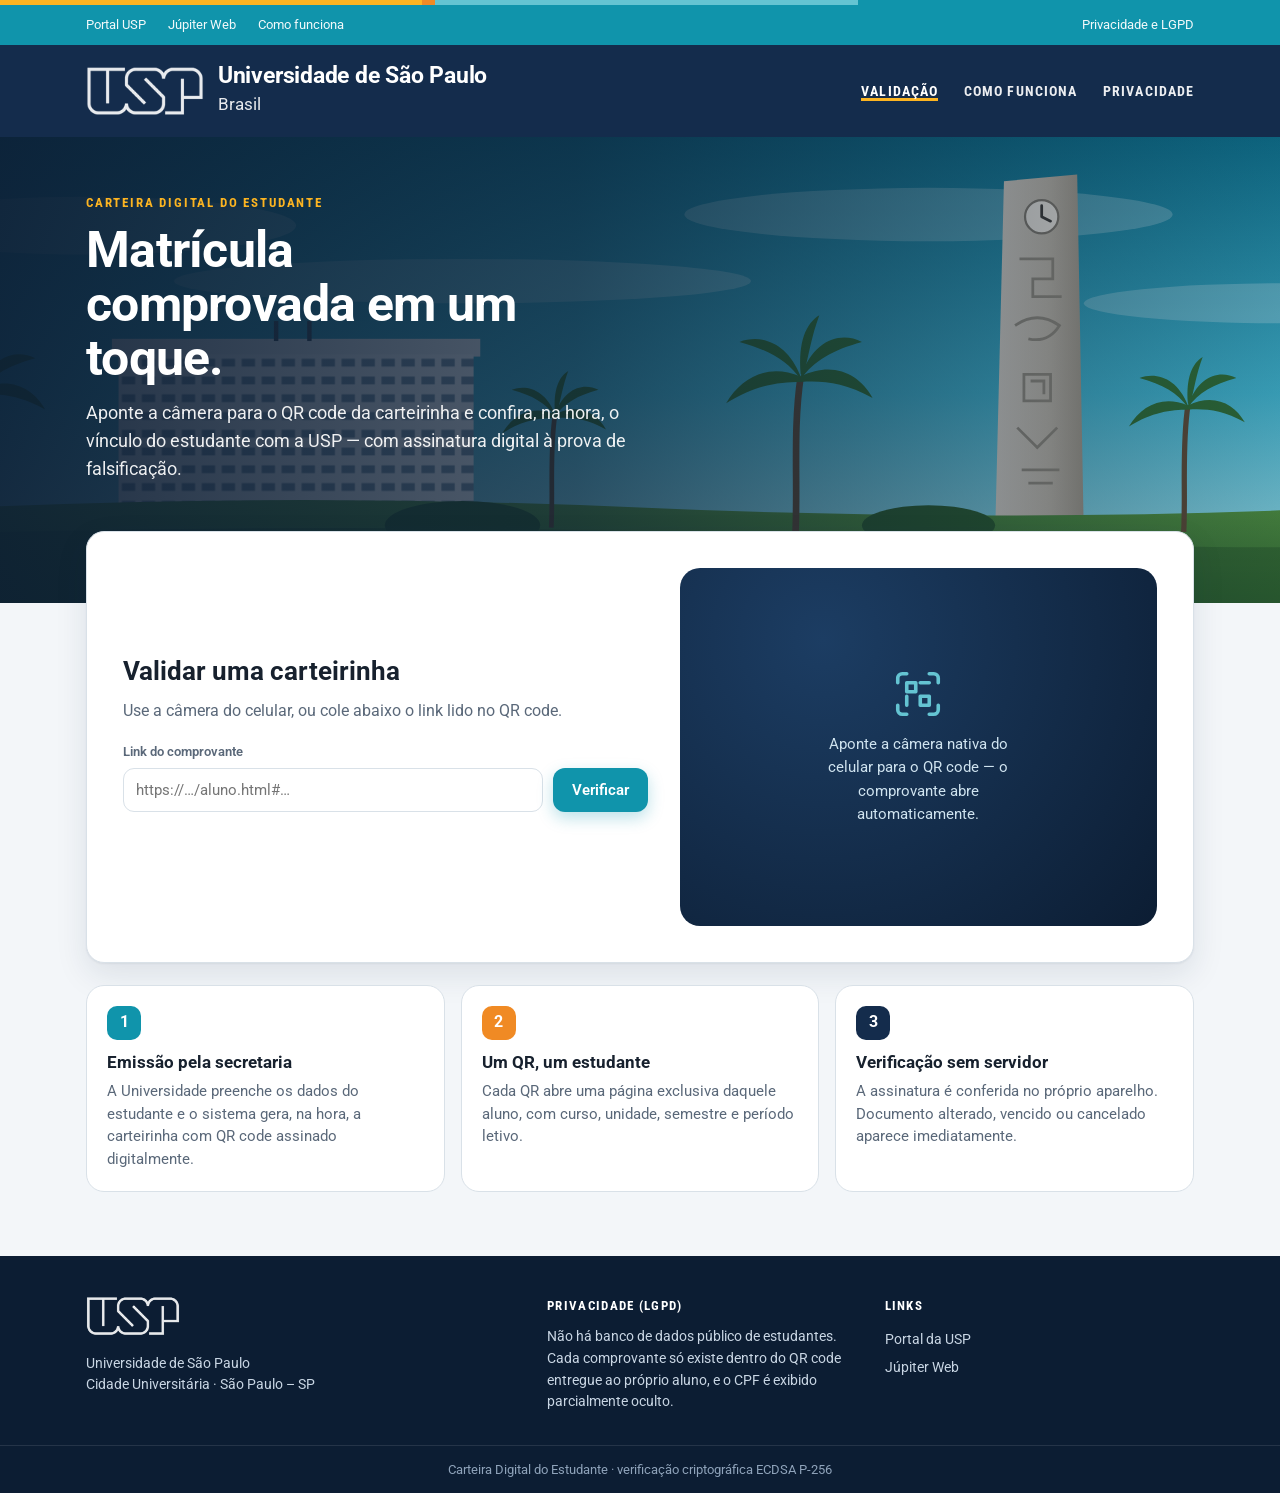
<file: index.html>
<!doctype html>
<html lang="pt-BR">
<head>
  <meta charset="utf-8">
  <meta name="viewport" content="width=device-width, initial-scale=1">
  <meta name="theme-color" content="#142c4c">
  <!-- Fora do domínio oficial usp.br: não indexar em buscadores -->
  <meta name="robots" content="noindex, nofollow">
  <title>Carteira Digital USP</title>
  <meta name="description" content="Validação da Carteira Digital do Estudante da Universidade de São Paulo.">
  <link rel="icon" href="assets/img/logo-usp-escuro.png" type="image/png">
  <link rel="preconnect" href="https://fonts.googleapis.com">
  <link rel="preconnect" href="https://fonts.gstatic.com" crossorigin>
  <link href="https://fonts.googleapis.com/css2?family=Roboto+Condensed:wght@700&family=Roboto+Mono:wght@400;600&family=Roboto:wght@400;500;600;700&display=swap" rel="stylesheet">
  <link rel="stylesheet" href="assets/css/usp.css">
  <style>
    .validador { position: relative; z-index: 3; margin-top: -72px; }
    .hero .container { padding-bottom: 120px; }
    .validador > .painel { padding: clamp(20px, 4vw, 36px); display: grid; grid-template-columns: 1.1fr 1fr; gap: 32px; align-items: center; }
    .validador > .painel h2 { margin: 0 0 8px; font-size: 26px; }
    .validador > .painel p { margin: 0 0 18px; color: var(--muted); }
    .linha-form { display: flex; gap: 10px; }
    .linha-form .campo { flex: 1; }
    .camera {
      aspect-ratio: 4 / 3; max-height: 360px; width: 100%; border-radius: 20px; overflow: hidden; position: relative;
      background: radial-gradient(circle at 30% 20%, #1c3d63, var(--usp-marinho-2));
      display: grid; place-items: center; color: #cfe3ef; text-align: center;
    }
    .camera video { position: absolute; inset: 0; width: 100%; height: 100%; object-fit: cover; }
    .camera .mira { position: absolute; inset: 18%; border-radius: 18px; pointer-events: none;
      box-shadow: 0 0 0 999px rgba(5, 15, 30, .35);
      background:
        linear-gradient(var(--usp-amarelo), var(--usp-amarelo)) top left / 34px 4px no-repeat,
        linear-gradient(var(--usp-amarelo), var(--usp-amarelo)) top left / 4px 34px no-repeat,
        linear-gradient(var(--usp-amarelo), var(--usp-amarelo)) top right / 34px 4px no-repeat,
        linear-gradient(var(--usp-amarelo), var(--usp-amarelo)) top right / 4px 34px no-repeat,
        linear-gradient(var(--usp-amarelo), var(--usp-amarelo)) bottom left / 34px 4px no-repeat,
        linear-gradient(var(--usp-amarelo), var(--usp-amarelo)) bottom left / 4px 34px no-repeat,
        linear-gradient(var(--usp-amarelo), var(--usp-amarelo)) bottom right / 34px 4px no-repeat,
        linear-gradient(var(--usp-amarelo), var(--usp-amarelo)) bottom right / 4px 34px no-repeat;
    }
    .camera .mira::after { content: ''; position: absolute; left: 8%; right: 8%; height: 2px; top: 10%; background: var(--usp-ciano); box-shadow: 0 0 12px var(--usp-ciano); animation: varrer 2.2s ease-in-out infinite alternate; }
    @keyframes varrer { to { top: 90%; } }
    .camera .aviso { position: relative; padding: 24px; max-width: 30ch; font-size: 15px; }
    .camera .aviso svg { width: 54px; height: 54px; display: block; margin: 0 auto 12px; color: var(--usp-ciano); }
    .msg { margin-top: 10px; font-size: 14px; min-height: 20px; }
    .msg.erro { color: var(--erro); }
    @media (max-width: 820px) { .validador > .painel { grid-template-columns: 1fr; } .linha-form { flex-direction: column; } }
  </style>
</head>
<body>
  <div class="faixa-demo" id="faixa-demo" hidden>Protótipo · proposta de novo layout — ambiente de demonstração</div>
  <div class="listra-topo"></div>
  <nav class="barra-util" aria-label="Acesso rápido">
    <div class="container">
      <a href="https://www5.usp.br/">Portal USP</a>
      <a href="https://uspdigital.usp.br/jupiterweb/">Júpiter Web</a>
      <a href="#como-funciona">Como funciona</a>
      <span class="espaco"></span>
      <a href="#privacidade">Privacidade e LGPD</a>
    </div>
  </nav>
  <header class="cabecalho">
    <div class="container">
      <a class="marca" href="index.html">
        <img src="assets/img/logo-usp.png" alt="USP">
        <span><span class="titulo">Universidade de São Paulo</span><br><span class="subtitulo">Brasil</span></span>
      </a>
      <nav class="nav-principal" aria-label="Principal">
        <a href="index.html" aria-current="page">Validação</a>
        <a href="#como-funciona">Como funciona</a>
        <a href="#privacidade">Privacidade</a>
      </nav>
    </div>
  </header>

  <section class="hero">
    <div class="container">
      <div class="sobretitulo">Carteira Digital do Estudante</div>
      <h1>Matrícula comprovada em um toque.</h1>
      <p>Aponte a câmera para o QR code da carteirinha e confira, na hora, o vínculo do estudante com a USP — com assinatura digital à prova de falsificação.</p>
    </div>
  </section>

  <main class="container validador">
    <section class="painel">
      <div>
        <h2>Validar uma carteirinha</h2>
        <p>Use a câmera do celular, ou cole abaixo o link lido no QR code.</p>
        <form class="linha-form" id="form-link">
          <div class="campo">
            <label for="link">Link do comprovante</label>
            <input id="link" type="url" inputmode="url" placeholder="https://…/aluno.html#…" autocomplete="off">
          </div>
          <button class="btn btn-primario" type="submit" style="align-self:end">Verificar</button>
        </form>
        <div class="msg" id="msg" role="status"></div>
      </div>
      <div class="camera" id="camera">
        <div class="aviso" id="camera-aviso">
          <svg viewBox="0 0 24 24" fill="none" stroke="currentColor" stroke-width="1.6" stroke-linecap="round" stroke-linejoin="round" aria-hidden="true"><path d="M3 7V5a2 2 0 0 1 2-2h2M17 3h2a2 2 0 0 1 2 2v2M21 17v2a2 2 0 0 1-2 2h-2M7 21H5a2 2 0 0 1-2-2v-2"/><path d="M7 7h4v4H7zM13 13h4v4h-4zM13 7h4M7 13v4"/></svg>
          <div id="camera-texto">Aponte a câmera nativa do celular para o QR code — o comprovante abre automaticamente.</div>
          <button class="btn btn-amarelo" id="btn-camera" type="button" style="margin-top:16px" hidden>Abrir câmera aqui</button>
        </div>
      </div>
    </section>

    <section class="cards-info" id="como-funciona" aria-label="Como funciona">
      <div class="painel">
        <div class="num">1</div>
        <h3>Emissão pela secretaria</h3>
        <p>A Universidade preenche os dados do estudante e o sistema gera, na hora, a carteirinha com QR code assinado digitalmente.</p>
      </div>
      <div class="painel">
        <div class="num">2</div>
        <h3>Um QR, um estudante</h3>
        <p>Cada QR abre uma página exclusiva daquele aluno, com curso, unidade, semestre e período letivo.</p>
      </div>
      <div class="painel">
        <div class="num">3</div>
        <h3>Verificação sem servidor</h3>
        <p>A assinatura é conferida no próprio aparelho. Documento alterado, vencido ou cancelado aparece imediatamente.</p>
      </div>
    </section>
  </main>

  <footer class="rodape" id="privacidade">
    <div class="container">
      <div>
        <img src="assets/img/logo-usp.png" alt="USP">
        <div>Universidade de São Paulo</div>
        <div>Cidade Universitária · São Paulo – SP</div>
      </div>
      <div>
        <h4>Privacidade (LGPD)</h4>
        <p style="margin:0">Não há banco de dados público de estudantes. Cada comprovante só existe dentro do QR code entregue ao próprio aluno, e o CPF é exibido parcialmente oculto.</p>
      </div>
      <div>
        <h4>Links</h4>
        <a href="https://www5.usp.br/">Portal da USP</a>
        <a href="https://uspdigital.usp.br/jupiterweb/">Júpiter Web</a>
      </div>
    </div>
    <div class="base">Carteira Digital do Estudante · verificação criptográfica ECDSA P-256</div>
  </footer>

  <script src="assets/js/config.js"></script>
  <script src="assets/js/core.js"></script>
  <script>
  (function () {
    'use strict';
    const cfg = USP.configAtiva();
    if (cfg.modoDemonstracao !== false) document.getElementById('faixa-demo').hidden = false;

    const msg = document.getElementById('msg');
    function abrir(texto) {
      const t = String(texto || '').trim();
      const i = t.indexOf('#');
      if (i === -1 || !/aluno\.html/.test(t.slice(0, i))) {
        msg.className = 'msg erro';
        msg.textContent = 'Esse link não é de um comprovante da Carteira Digital.';
        return false;
      }
      location.href = 'aluno.html' + t.slice(i);
      return true;
    }
    document.getElementById('form-link').addEventListener('submit', e => {
      e.preventDefault();
      abrir(document.getElementById('link').value);
    });

    // Leitor integrado (Chrome/Edge no Android e desktop). No iPhone, a câmera nativa já abre o link.
    if ('BarcodeDetector' in window && navigator.mediaDevices) {
      const btn = document.getElementById('btn-camera');
      btn.hidden = false;
      document.getElementById('camera-texto').textContent = 'Leia o QR code direto por aqui, sem instalar nada.';
      btn.addEventListener('click', async () => {
        try {
          const detector = new BarcodeDetector({ formats: ['qr_code'] });
          const stream = await navigator.mediaDevices.getUserMedia({ video: { facingMode: 'environment' } });
          const video = document.createElement('video');
          video.setAttribute('playsinline', '');
          video.muted = true;
          video.srcObject = stream;
          const cam = document.getElementById('camera');
          document.getElementById('camera-aviso').remove();
          cam.append(video);
          const mira = document.createElement('div');
          mira.className = 'mira';
          cam.append(mira);
          await video.play();
          const ler = async () => {
            try {
              const achados = await detector.detect(video);
              if (achados.length && abrir(achados[0].rawValue)) {
                stream.getTracks().forEach(t => t.stop());
                return;
              }
            } catch (e) { /* quadro ainda não pronto */ }
            requestAnimationFrame(ler);
          };
          ler();
        } catch (e) {
          msg.className = 'msg erro';
          msg.textContent = 'Não foi possível acessar a câmera. Use a câmera nativa do celular ou cole o link.';
        }
      });
    }
  })();
  </script>
</body>
</html>
</file>
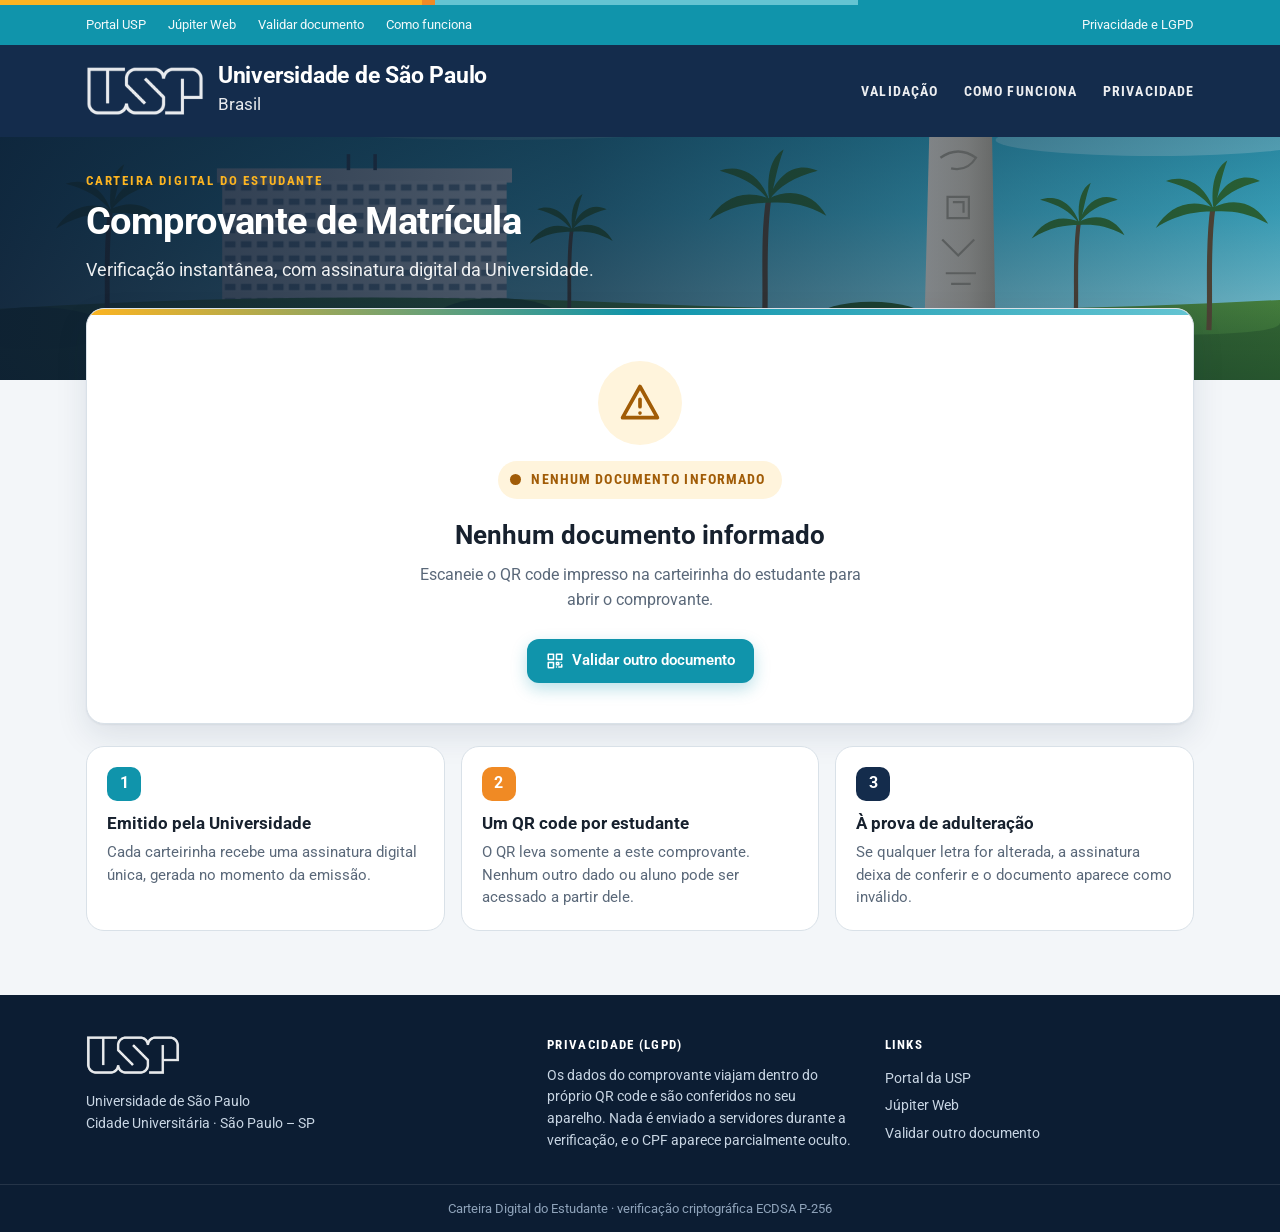
<file: aluno.html>
<!doctype html>
<html lang="pt-BR">
<head>
  <meta charset="utf-8">
  <meta name="viewport" content="width=device-width, initial-scale=1">
  <meta name="robots" content="noindex, nofollow">
  <meta name="referrer" content="no-referrer">
  <meta name="theme-color" content="#142c4c">
  <title>Comprovante de Matrícula · USP</title>
  <link rel="icon" href="assets/img/logo-usp-escuro.png" type="image/png">
  <link rel="preconnect" href="https://fonts.googleapis.com">
  <link rel="preconnect" href="https://fonts.gstatic.com" crossorigin>
  <link href="https://fonts.googleapis.com/css2?family=Roboto+Condensed:wght@700&family=Roboto+Mono:wght@400;600&family=Roboto:wght@400;500;600;700&display=swap" rel="stylesheet">
  <link rel="stylesheet" href="assets/css/usp.css">
</head>
<body>
  <div class="faixa-demo" id="faixa-demo" hidden>Protótipo · proposta de novo layout — ambiente de demonstração</div>
  <div class="listra-topo"></div>
  <nav class="barra-util" aria-label="Acesso rápido">
    <div class="container">
      <a href="https://www5.usp.br/">Portal USP</a>
      <a href="https://uspdigital.usp.br/jupiterweb/">Júpiter Web</a>
      <a href="index.html">Validar documento</a>
      <a href="#como-funciona">Como funciona</a>
      <span class="espaco"></span>
      <a href="#privacidade">Privacidade e LGPD</a>
    </div>
  </nav>
  <header class="cabecalho">
    <div class="container">
      <a class="marca" href="index.html">
        <img src="assets/img/logo-usp.png" alt="USP">
        <span><span class="titulo">Universidade de São Paulo</span><br><span class="subtitulo">Brasil</span></span>
      </a>
      <nav class="nav-principal" aria-label="Principal">
        <a href="index.html">Validação</a>
        <a href="#como-funciona">Como funciona</a>
        <a href="#privacidade">Privacidade</a>
      </nav>
    </div>
  </header>

  <section class="hero compacto">
    <div class="container">
      <div class="sobretitulo">Carteira Digital do Estudante</div>
      <h1>Comprovante de Matrícula</h1>
      <p>Verificação instantânea, com assinatura digital da Universidade.</p>
    </div>
  </section>

  <main class="container verificacao">
    <article class="painel doc">
      <div class="doc-faixa"></div>
      <div class="doc-corpo" id="conteudo" aria-live="polite">
        <div class="carregando"><div class="spinner"></div>Verificando assinatura digital…</div>
      </div>
    </article>

    <section class="cards-info" id="como-funciona" aria-label="Como funciona">
      <div class="painel">
        <div class="num">1</div>
        <h3>Emitido pela Universidade</h3>
        <p>Cada carteirinha recebe uma assinatura digital única, gerada no momento da emissão.</p>
      </div>
      <div class="painel">
        <div class="num">2</div>
        <h3>Um QR code por estudante</h3>
        <p>O QR leva somente a este comprovante. Nenhum outro dado ou aluno pode ser acessado a partir dele.</p>
      </div>
      <div class="painel">
        <div class="num">3</div>
        <h3>À prova de adulteração</h3>
        <p>Se qualquer letra for alterada, a assinatura deixa de conferir e o documento aparece como inválido.</p>
      </div>
    </section>
  </main>

  <footer class="rodape" id="privacidade">
    <div class="container">
      <div>
        <img src="assets/img/logo-usp.png" alt="USP">
        <div>Universidade de São Paulo</div>
        <div>Cidade Universitária · São Paulo – SP</div>
      </div>
      <div>
        <h4>Privacidade (LGPD)</h4>
        <p style="margin:0">Os dados do comprovante viajam dentro do próprio QR code e são conferidos no seu aparelho. Nada é enviado a servidores durante a verificação, e o CPF aparece parcialmente oculto.</p>
      </div>
      <div>
        <h4>Links</h4>
        <a href="https://www5.usp.br/">Portal da USP</a>
        <a href="https://uspdigital.usp.br/jupiterweb/">Júpiter Web</a>
        <a href="index.html">Validar outro documento</a>
      </div>
    </div>
    <div class="base">Carteira Digital do Estudante · verificação criptográfica ECDSA P-256</div>
  </footer>

  <script src="assets/js/config.js"></script>
  <script src="assets/js/revogados.js"></script>
  <script src="assets/js/core.js"></script>
  <script src="assets/js/aluno.js"></script>
</body>
</html>
</file>
<file: assets/css/usp.css>
/* =====================================================================
   USP · Carteira Digital do Estudante — identidade visual compartilhada
   Paleta inspirada no portal www5.usp.br (azul-petróleo, ciano, amarelo)
   ===================================================================== */
:root {
  --usp-azul: #1094ab;
  --usp-azul-escuro: #0b7489;
  --usp-ciano: #64c4d2;
  --usp-amarelo: #fcb421;
  --usp-marinho: #142c4c;
  --usp-marinho-2: #0c1d33;

  --bg: #f3f6f9;
  --surface: #ffffff;
  --surface-2: #eef3f7;
  --text: #17212e;
  --muted: #5a6879;
  --border: #d9e1e8;
  --link: #0b7489;

  --ok: #15803d;
  --ok-forte: #22c55e;
  --ok-bg: #e7f6ec;
  --erro: #b42318;
  --erro-bg: #fdecea;
  --alerta: #a15c07;
  --alerta-bg: #fff4dc;

  --sombra: 0 1px 2px rgba(16, 40, 70, .06), 0 12px 32px rgba(16, 40, 70, .10);
  --raio: 18px;
  --container: 1140px;
  --fonte: 'Roboto', system-ui, -apple-system, 'Segoe UI', sans-serif;
  --fonte-display: 'Roboto Condensed', 'Roboto', system-ui, sans-serif;
  --mono: 'Roboto Mono', ui-monospace, 'Cascadia Mono', Consolas, monospace;
  color-scheme: light;
}
@media (prefers-color-scheme: dark) {
  :root:not([data-theme="light"]) {
    --bg: #0a121e;
    --surface: #111b2a;
    --surface-2: #172438;
    --text: #e5ecf4;
    --muted: #9badc2;
    --border: #23344b;
    --link: #7fd3e0;
    --ok: #4ade80;
    --ok-bg: #0e2a1a;
    --erro: #f87171;
    --erro-bg: #2d1414;
    --alerta: #fbbf24;
    --alerta-bg: #2a200c;
    --sombra: 0 1px 2px rgba(0, 0, 0, .4), 0 12px 32px rgba(0, 0, 0, .35);
    color-scheme: dark;
  }
}
:root[data-theme="dark"] {
  --bg: #0a121e;
  --surface: #111b2a;
  --surface-2: #172438;
  --text: #e5ecf4;
  --muted: #9badc2;
  --border: #23344b;
  --link: #7fd3e0;
  --ok: #4ade80;
  --ok-bg: #0e2a1a;
  --erro: #f87171;
  --erro-bg: #2d1414;
  --alerta: #fbbf24;
  --alerta-bg: #2a200c;
  --sombra: 0 1px 2px rgba(0, 0, 0, .4), 0 12px 32px rgba(0, 0, 0, .35);
  color-scheme: dark;
}

*, *::before, *::after { box-sizing: border-box; }
html { -webkit-text-size-adjust: 100%; }
body {
  margin: 0;
  background: var(--bg);
  color: var(--text);
  font-family: var(--fonte);
  font-size: 16px;
  line-height: 1.55;
  overflow-x: hidden;
}
a { color: var(--link); }
img, svg { max-width: 100%; }
[hidden] { display: none !important; }
.container { width: 100%; max-width: var(--container); margin: 0 auto; padding: 0 16px; }
.sr-only { position: absolute; width: 1px; height: 1px; overflow: hidden; clip: rect(0 0 0 0); white-space: nowrap; }
:focus-visible { outline: 3px solid var(--usp-amarelo); outline-offset: 2px; border-radius: 6px; }

/* ---------- Faixa de protótipo ---------- */
.faixa-demo {
  background: repeating-linear-gradient(-45deg, #fcb421 0 14px, #f6a700 14px 28px);
  color: #2a1c00;
  font-size: 12.5px;
  font-weight: 700;
  text-align: center;
  padding: 4px 16px;
  letter-spacing: .02em;
}

/* ---------- Barra utilitária (topo azul) ---------- */
.listra-topo { height: 5px; background: linear-gradient(90deg, var(--usp-amarelo) 0 33%, #f08a24 33% 34%, var(--usp-ciano) 34% 67%, var(--usp-azul) 67%); }
.barra-util { background: var(--usp-azul); color: #fff; font-size: 13px; }
.barra-util .container { display: flex; gap: 22px; align-items: center; min-height: 40px; overflow-x: auto; scrollbar-width: none; }
.barra-util .container::-webkit-scrollbar { display: none; }
.barra-util a { color: #fff; text-decoration: none; white-space: nowrap; opacity: .95; display: inline-flex; gap: 6px; align-items: center; }
.barra-util a:hover { opacity: 1; text-decoration: underline; }
.barra-util .espaco { flex: 1; }

/* ---------- Cabeçalho ---------- */
.cabecalho { background: var(--usp-marinho); color: #fff; position: relative; z-index: 2; }
.cabecalho .container { display: flex; align-items: center; gap: 24px; min-height: 92px; }
.marca { display: flex; align-items: center; gap: 14px; color: #fff; text-decoration: none; }
.marca img { height: 50px; width: auto; }
.marca .titulo { font-size: 23px; font-weight: 700; line-height: 1.05; letter-spacing: -.01em; }
.marca .subtitulo { font-size: 17px; font-weight: 400; opacity: .9; }
.nav-principal { margin-left: auto; display: flex; gap: 26px; }
.nav-principal a { color: #fff; text-decoration: none; font-family: var(--fonte-display); font-weight: 700; font-size: 13.5px; letter-spacing: .08em; text-transform: uppercase; opacity: .92; }
.nav-principal a:hover, .nav-principal a[aria-current] { opacity: 1; box-shadow: inset 0 -3px 0 var(--usp-amarelo); }
@media (max-width: 860px) {
  .nav-principal { display: none; }
  .marca img { height: 40px; }
  .marca .titulo { font-size: 18px; }
  .marca .subtitulo { font-size: 14px; }
  .cabecalho .container { min-height: 74px; }
}

/* ---------- Hero com a ilustração do campus ---------- */
.hero {
  position: relative;
  color: #fff;
  background: var(--usp-marinho-2) url('../img/campus.svg') center bottom / cover no-repeat;
  overflow: hidden;
}
.hero::before {
  content: '';
  position: absolute; inset: 0;
  background: linear-gradient(90deg, rgba(12, 29, 51, .92) 0%, rgba(12, 29, 51, .70) 45%, rgba(12, 29, 51, .15) 100%);
}
.hero .container { position: relative; padding-top: 56px; padding-bottom: 64px; }
.hero .sobretitulo { font-family: var(--fonte-display); text-transform: uppercase; letter-spacing: .14em; font-size: 13px; font-weight: 700; color: var(--usp-amarelo); }
.hero h1 { font-size: clamp(30px, 4.6vw, 50px); line-height: 1.08; margin: 10px 0 14px; max-width: 16ch; letter-spacing: -.015em; }
.hero p { font-size: 18px; max-width: 54ch; margin: 0; opacity: .92; }
.hero.compacto .container { padding-top: 34px; padding-bottom: 96px; }
.hero.compacto h1 { font-size: clamp(26px, 3.6vw, 38px); max-width: none; }

/* ---------- Botões e campos ---------- */
.btn {
  display: inline-flex; align-items: center; justify-content: center; gap: 8px;
  border: 1px solid transparent; border-radius: 12px;
  padding: 11px 18px; min-height: 44px;
  font: 600 15px/1.1 var(--fonte); text-decoration: none; cursor: pointer;
  transition: transform .12s ease, box-shadow .2s ease, background .2s ease;
}
.btn:active { transform: translateY(1px); }
.btn:disabled { opacity: .55; cursor: not-allowed; }
.btn-primario { background: var(--usp-azul); color: #fff; box-shadow: 0 6px 16px rgba(16, 148, 171, .28); }
.btn-primario:hover { background: var(--usp-azul-escuro); }
.btn-amarelo { background: var(--usp-amarelo); color: #2a1c00; }
.btn-amarelo:hover { filter: brightness(.96); }
.btn-sec { background: var(--surface); color: var(--text); border-color: var(--border); }
.btn-sec:hover { background: var(--surface-2); }
.btn-perigo { background: transparent; color: var(--erro); border-color: currentColor; }
.btn-pequeno { min-height: 34px; padding: 6px 12px; font-size: 13.5px; border-radius: 10px; }
.btn svg { width: 18px; height: 18px; flex: none; }

.campo { display: flex; flex-direction: column; gap: 6px; min-width: 0; }
.campo label { font-size: 13px; font-weight: 600; color: var(--muted); }
.campo input, .campo select, .campo textarea {
  width: 100%; min-height: 44px; padding: 10px 12px;
  border: 1px solid var(--border); border-radius: 11px;
  background: var(--surface); color: var(--text);
  font: 15px/1.3 var(--fonte);
}
.campo textarea { min-height: 120px; resize: vertical; }
.campo input:focus, .campo select:focus, .campo textarea:focus { outline: none; border-color: var(--usp-azul); box-shadow: 0 0 0 3px rgba(16, 148, 171, .22); }
.campo .dica { font-size: 12.5px; color: var(--muted); }
.campo.erro input { border-color: var(--erro); }
.campo.ok input { border-color: var(--ok); }

.painel { background: var(--surface); border: 1px solid var(--border); border-radius: var(--raio); box-shadow: var(--sombra); }

/* ---------- Rodapé ---------- */
.rodape { background: var(--usp-marinho-2); color: #c9d6e4; margin-top: 64px; font-size: 14px; }
.rodape .container { display: grid; gap: 28px; grid-template-columns: 1.4fr 1fr 1fr; padding-top: 40px; padding-bottom: 32px; }
.rodape h4 { color: #fff; margin: 0 0 10px; font-family: var(--fonte-display); text-transform: uppercase; letter-spacing: .1em; font-size: 13px; }
.rodape a { color: #c9d6e4; text-decoration: none; display: block; padding: 3px 0; }
.rodape a:hover { color: #fff; }
.rodape img { height: 40px; margin-bottom: 10px; }
.rodape .base { border-top: 1px solid rgba(255, 255, 255, .1); padding: 14px 16px; text-align: center; font-size: 12.5px; color: #8fa3ba; }
@media (max-width: 760px) { .rodape .container { grid-template-columns: 1fr; } }

/* ---------- Página de verificação do aluno ---------- */
.verificacao { position: relative; z-index: 3; margin-top: -72px; }
.doc { padding: 0; overflow: hidden; }
.doc-faixa { height: 6px; background: linear-gradient(90deg, var(--usp-amarelo), var(--usp-azul) 50%, var(--usp-ciano)); }
.doc-corpo { padding: 28px clamp(18px, 4vw, 40px) 32px; }

.status {
  display: inline-flex; align-items: center; gap: 10px;
  padding: 8px 16px 8px 12px; border-radius: 999px;
  font-family: var(--fonte-display); font-weight: 700; letter-spacing: .08em; font-size: 14px; text-transform: uppercase;
}
.status .ponto { width: 11px; height: 11px; border-radius: 50%; background: currentColor; position: relative; }
.status .ponto::after { content: ''; position: absolute; inset: -5px; border-radius: 50%; border: 2px solid currentColor; opacity: 0; animation: pulso 1.8s ease-out infinite; }
.status.ok { background: var(--ok-bg); color: var(--ok); }
.status.erro { background: var(--erro-bg); color: var(--erro); }
.status.alerta { background: var(--alerta-bg); color: var(--alerta); }
@keyframes pulso { 0% { transform: scale(.6); opacity: .9; } 100% { transform: scale(1.6); opacity: 0; } }

.doc-topo { display: flex; flex-wrap: wrap; align-items: center; justify-content: space-between; gap: 14px; margin-bottom: 26px; }
.relogio { font-family: var(--mono); font-size: 13.5px; color: var(--muted); display: flex; align-items: center; gap: 8px; }
.relogio strong { color: var(--text); font-weight: 600; }

.aluno { display: grid; grid-template-columns: auto 1fr auto; gap: 26px; align-items: center; }
.avatar {
  --tam: 112px;
  width: var(--tam); height: var(--tam); border-radius: 50%;
  display: grid; place-items: center; position: relative;
  background: linear-gradient(135deg, var(--usp-marinho), var(--usp-azul));
  color: #fff; font: 700 38px/1 var(--fonte-display); letter-spacing: .02em;
}
.avatar::before {
  content: ''; position: absolute; inset: -6px; border-radius: 50%; z-index: -1;
  background: conic-gradient(from var(--giro, 0deg), var(--usp-amarelo), var(--usp-ciano), var(--usp-azul), #f08a24, var(--usp-amarelo));
  animation: girar 6s linear infinite;
}
@property --giro { syntax: '<angle>'; inherits: false; initial-value: 0deg; }
@keyframes girar { to { --giro: 360deg; } }

.aluno-nome { font-size: clamp(24px, 3.4vw, 34px); line-height: 1.12; margin: 0 0 6px; letter-spacing: -.01em; }
.aluno-id { display: flex; flex-wrap: wrap; gap: 8px 18px; color: var(--muted); font-size: 15px; }
.aluno-id b { color: var(--text); font-weight: 600; font-family: var(--mono); font-size: 14.5px; }

.selo {
  width: 118px; height: 118px; border-radius: 50%; position: relative; flex: none;
  display: grid; place-items: center; isolation: isolate;
}
.selo::before {
  content: ''; position: absolute; inset: 0; border-radius: 50%; z-index: -2;
  background: conic-gradient(from var(--giro, 0deg), #ffe08a, #7fe3f0, #c7a6ff, #8ff0b5, #ffd1a1, #ffe08a);
  animation: girar 4s linear infinite;
}
.selo::after {
  content: ''; position: absolute; inset: 7px; border-radius: 50%; z-index: -1;
  background: radial-gradient(circle at var(--mx, 30%) var(--my, 25%), rgba(255, 255, 255, .95), rgba(255, 255, 255, .55) 45%, rgba(220, 240, 245, .75));
}
.selo .selo-texto { text-align: center; color: var(--usp-marinho); font-family: var(--fonte-display); font-weight: 700; line-height: 1.05; }
.logo-mascara { display: block; background: currentColor; -webkit-mask: url('../img/logo-usp.png') center / contain no-repeat; mask: url('../img/logo-usp.png') center / contain no-repeat; }
.selo .logo-mascara { width: 56px; height: 26px; margin: 0 auto 4px; }
.selo .selo-texto small { font-size: 9.5px; letter-spacing: .12em; text-transform: uppercase; display: block; }

.declaracao {
  margin: 28px 0 24px; padding: 20px 22px; border-radius: 14px;
  background: var(--surface-2); border-left: 5px solid var(--usp-azul);
  font-size: 17.5px; line-height: 1.6;
}
.declaracao strong { color: var(--text); }

.grade-dados { display: grid; grid-template-columns: repeat(auto-fit, minmax(190px, 1fr)); gap: 1px; background: var(--border); border: 1px solid var(--border); border-radius: 14px; overflow: hidden; }
.grade-dados div { background: var(--surface); padding: 14px 16px; }
.grade-dados dt { font-size: 12px; font-weight: 700; color: var(--muted); text-transform: uppercase; letter-spacing: .07em; margin-bottom: 3px; }
.grade-dados dd { margin: 0; font-size: 16px; font-weight: 500; }

.jornada { margin-top: 26px; }
.jornada-topo { display: flex; justify-content: space-between; gap: 12px; font-size: 14px; color: var(--muted); margin-bottom: 10px; }
.jornada-topo strong { color: var(--text); }
.trilha { display: grid; grid-template-columns: repeat(var(--total, 8), 1fr); gap: 6px; }
.trilha span { height: 10px; border-radius: 6px; background: var(--surface-2); border: 1px solid var(--border); }
.trilha span.feito { background: var(--usp-azul); border-color: var(--usp-azul); }
.trilha span.atual { background: var(--usp-amarelo); border-color: var(--usp-amarelo); box-shadow: 0 0 0 3px rgba(252, 180, 33, .3); }

.autenticidade {
  margin-top: 26px; display: grid; grid-template-columns: auto 1fr; gap: 14px; align-items: start;
  padding: 16px 18px; border-radius: 14px; border: 1px dashed var(--border); font-size: 14.5px; color: var(--muted);
}
.autenticidade svg { width: 28px; height: 28px; color: var(--ok); }
.autenticidade strong { color: var(--text); }
.tecnico { margin-top: 10px; font-size: 13.5px; }
.tecnico summary { cursor: pointer; color: var(--link); font-weight: 600; }
.tecnico dl { display: grid; grid-template-columns: max-content 1fr; gap: 4px 14px; margin: 10px 0 0; }
.tecnico dt { color: var(--muted); }
.tecnico dd { margin: 0; font-family: var(--mono); word-break: break-all; color: var(--text); }

.acoes { display: flex; flex-wrap: wrap; gap: 10px; margin-top: 26px; }

.estado-falha { text-align: center; padding: 18px 0 8px; }
.estado-falha .icone { width: 84px; height: 84px; margin: 0 auto 16px; border-radius: 50%; display: grid; place-items: center; }
.estado-falha .icone svg { width: 44px; height: 44px; }
.estado-falha h2 { margin: 0 0 8px; font-size: 26px; }
.estado-falha p { margin: 0 auto; max-width: 52ch; color: var(--muted); }

.carregando { display: grid; place-items: center; gap: 14px; padding: 60px 0; color: var(--muted); }
.spinner { width: 42px; height: 42px; border-radius: 50%; border: 4px solid var(--surface-2); border-top-color: var(--usp-azul); animation: girar-simples .9s linear infinite; }
@keyframes girar-simples { to { transform: rotate(360deg); } }

.cards-info { display: grid; grid-template-columns: repeat(3, 1fr); gap: 16px; margin-top: 22px; }
.cards-info .painel { padding: 20px; box-shadow: none; }
.cards-info h3 { margin: 10px 0 6px; font-size: 16.5px; }
.cards-info p { margin: 0; color: var(--muted); font-size: 14.5px; }
.cards-info .num { width: 34px; height: 34px; border-radius: 10px; display: grid; place-items: center; font-weight: 700; color: #fff; background: var(--usp-azul); }
.cards-info .painel:nth-child(2) .num { background: #f08a24; }
.cards-info .painel:nth-child(3) .num { background: var(--usp-marinho); }
@media (max-width: 760px) { .cards-info { grid-template-columns: 1fr; } }

@media (max-width: 720px) {
  .aluno { grid-template-columns: auto 1fr; }
  .aluno .selo { grid-column: 1 / -1; justify-self: start; width: 96px; height: 96px; }
  .avatar { --tam: 84px; font-size: 30px; }
  .declaracao { font-size: 16px; }
  .grade-dados { grid-template-columns: 1fr 1fr; }
  .grade-dados div { padding: 12px; }
}

@media (prefers-reduced-motion: reduce) {
  *, *::before, *::after { animation: none !important; transition: none !important; }
}

/* ---------- Impressão do comprovante ---------- */
@media print {
  .faixa-demo, .barra-util, .nav-principal, .acoes, .rodape, .tecnico summary { display: none !important; }
  body { background: #fff; color: #000; }
  .cabecalho, .hero, .status, .avatar, .trilha span, .doc-faixa { -webkit-print-color-adjust: exact; print-color-adjust: exact; }
  .hero .container { padding: 18px 16px 24px; }
  .verificacao { margin-top: 12px; }
  .painel { box-shadow: none; }
  .tecnico[open] dl, .tecnico dl { display: grid !important; }
}
</file>
